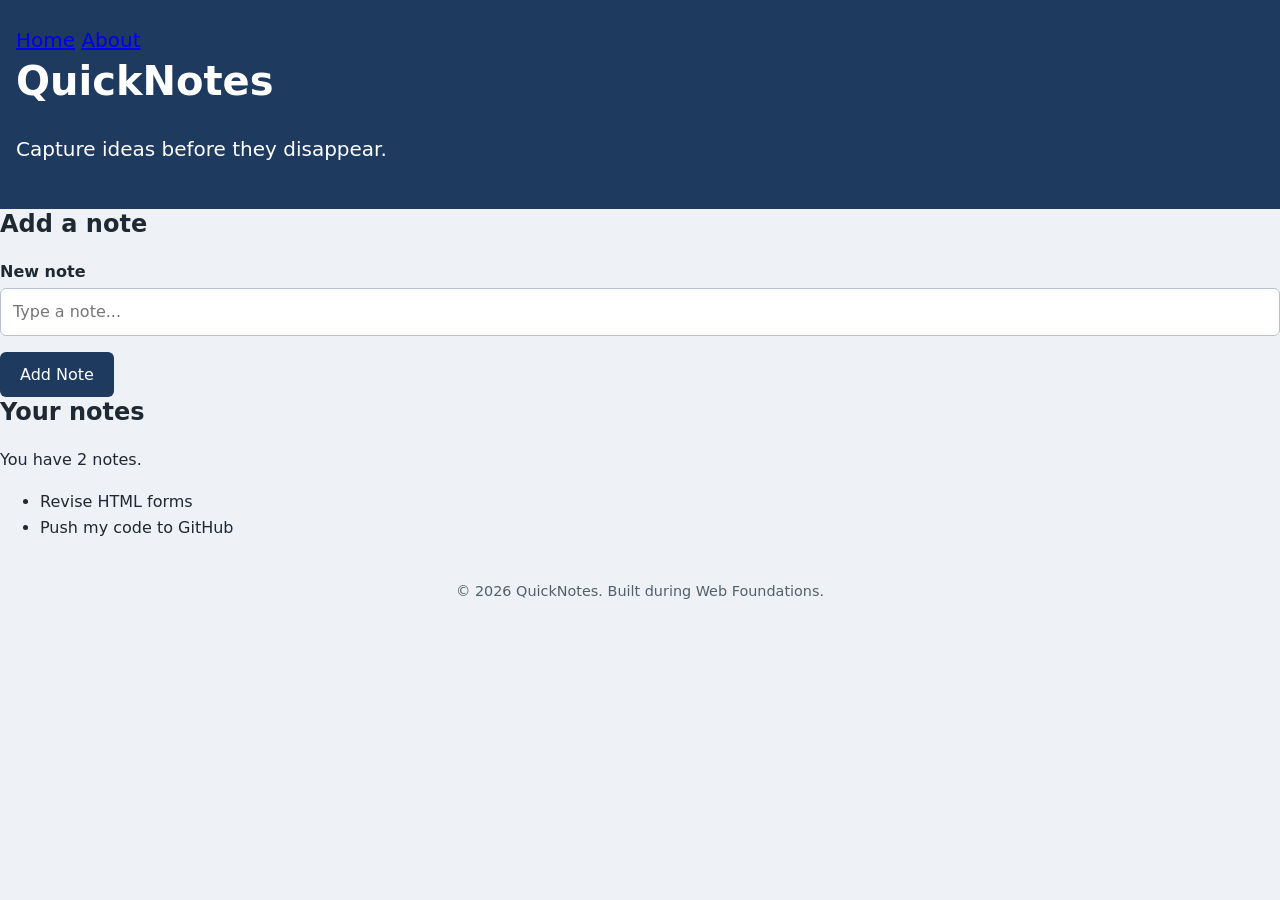
<file: index.html>
<!DOCTYPE html>
<html lang="en">
  <head>
    <meta charset="UTF-8" />
    <meta name="viewport" content="width=device-width, initial-scale=1.0" />
    <title>QuickNotes</title>
    <link rel="stylesheet" href="style.css" />
  </head>
  <body>
    <header>
        <nav>
          <a href="index.html">Home</a>
          <a href="about.html">About</a>
        </nav>
      <h1>QuickNotes</h1>
      <p>Capture ideas before they disappear.</p>
    </header>
 
    <main>
      <section>
        <h2>Add a note</h2>
        <form id="note-form">
          <label for="note-input">New note</label>
          <input type="text" id="note-input" placeholder="Type a note..." />
          <button type="submit">Add Note</button>
        </form>
      </section>
 
      <section>
        <h2>Your notes</h2>
        <p id="note-count">You have 2 notes.</p>
        <ul id="notes-list">
          <li>Revise HTML forms</li>
          <li>Push my code to GitHub</li>
        </ul>
      </section>
    </main>
 
    <footer>
      <p>&copy; 2026 QuickNotes. Built during Web Foundations.</p>
    </footer>
  </body>
</html>
</file>
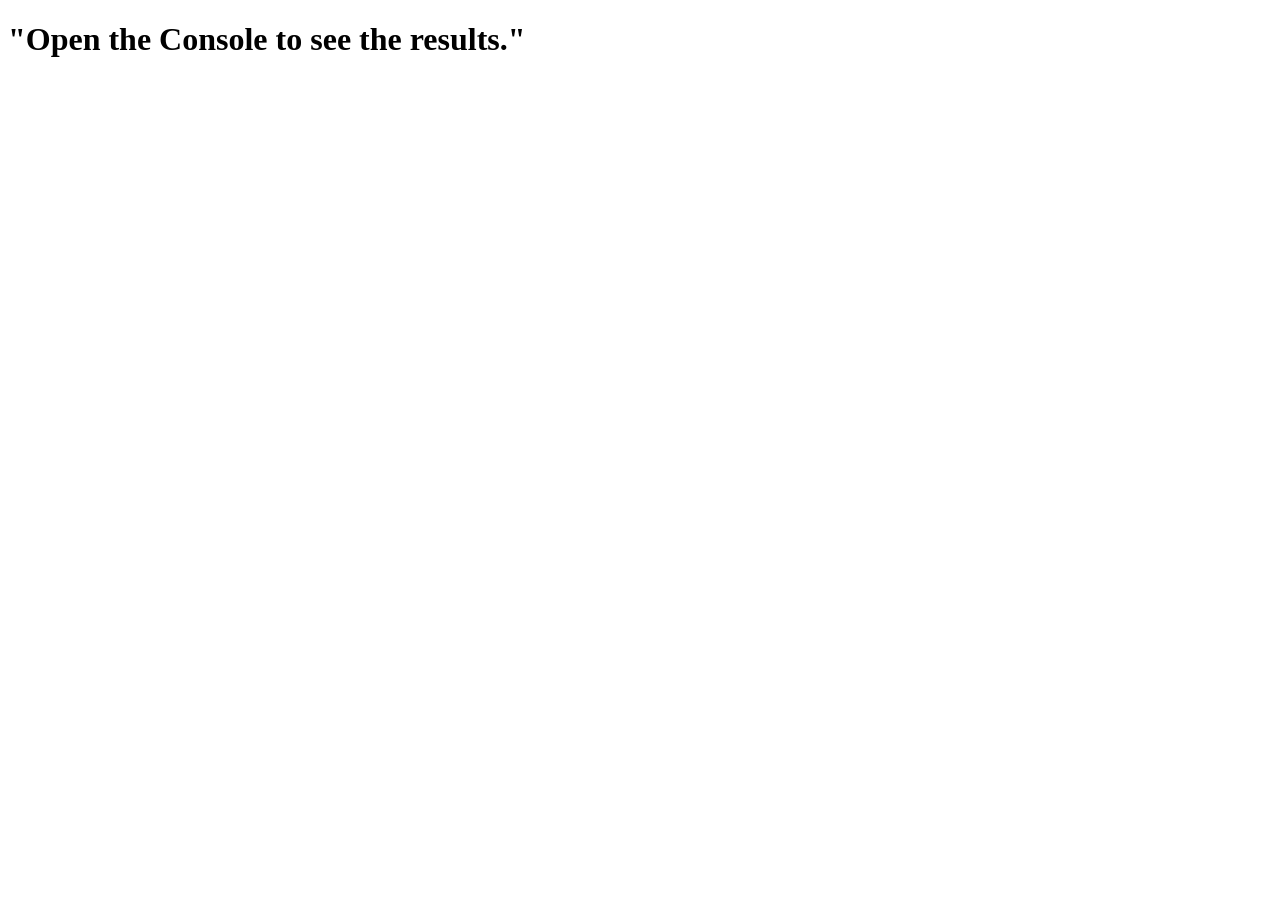
<file: day_3/index.html>
<!DOCTYPE html>
<html lang="en">
<head>
    <meta charset="UTF-8">
    <meta name="viewport" content="width=device-width, initial-scale=1.0">
    <title>Notes Toolkit</title>
    <script src="script.js"></script>
</head>
<body>
    <h1> "Open the Console to see the results."</h1>
</body>
</html>
</file>
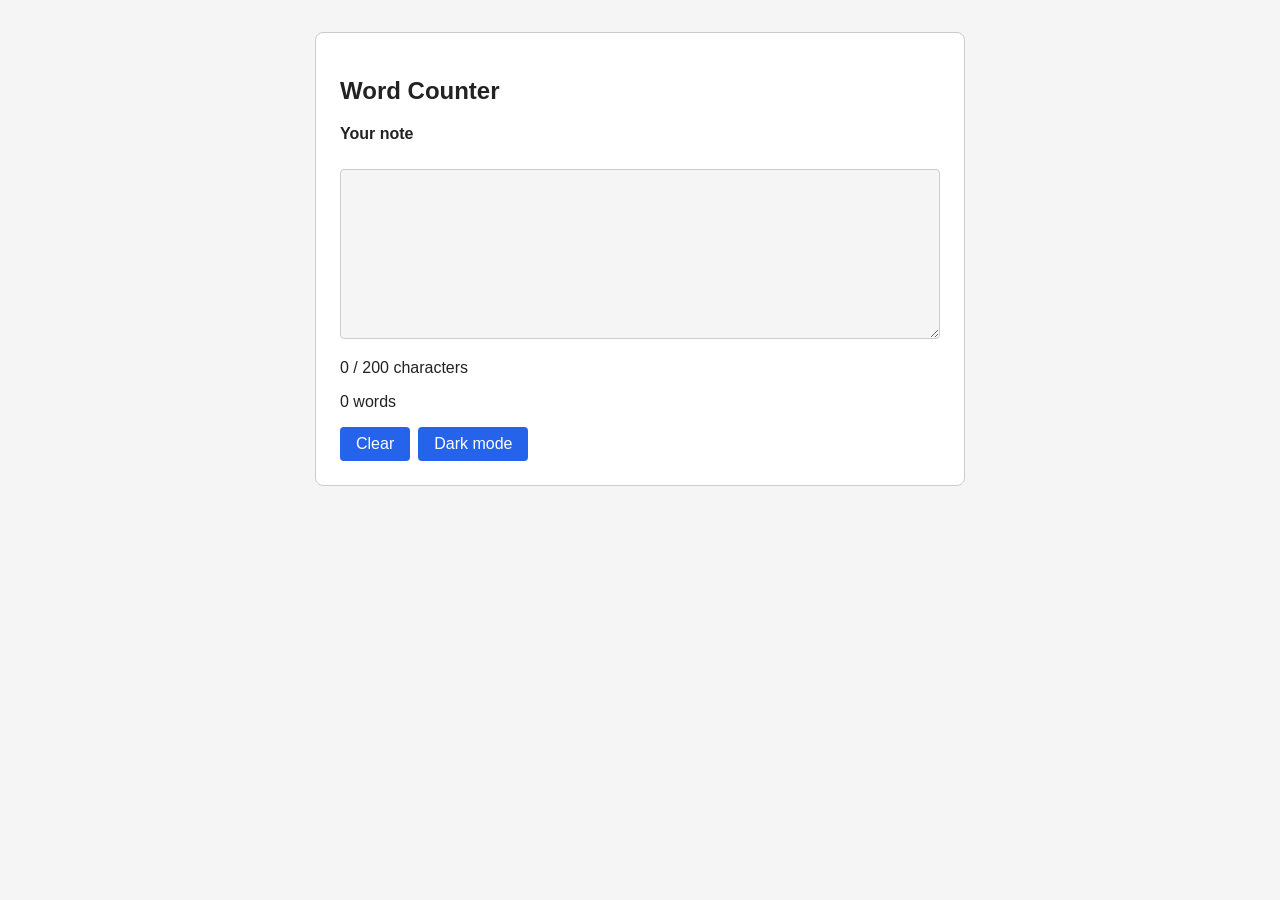
<file: day_4/index.html>
<!DOCTYPE html>
<html lang="en">
<head>
    <meta charset="UTF-8">
    <meta name="viewport" content="width=device-width, initial-scale=1.0">
    <title>Document</title>
    <link rel="stylesheet" href="style.css">
    <script src="script.js" defer></script>
</head>
<main>
<body>
    <h2>Word Counter</h2>
    <label for="note-text">Your note</label> <br>
    <textarea id = "note-text" rows="8"></textarea>
    <!-- <p id = "wordcount">0</p> -->
      <p id="char-count">0 characters</p>
    <p id="word-count">0 words</p>
    <div class="buttons">
    <button id = "clear-btn">Clear</button>
    <button id="theme-toggle">Toggle Theme</button>
</div>
</body>
</main>
</html>
</file>
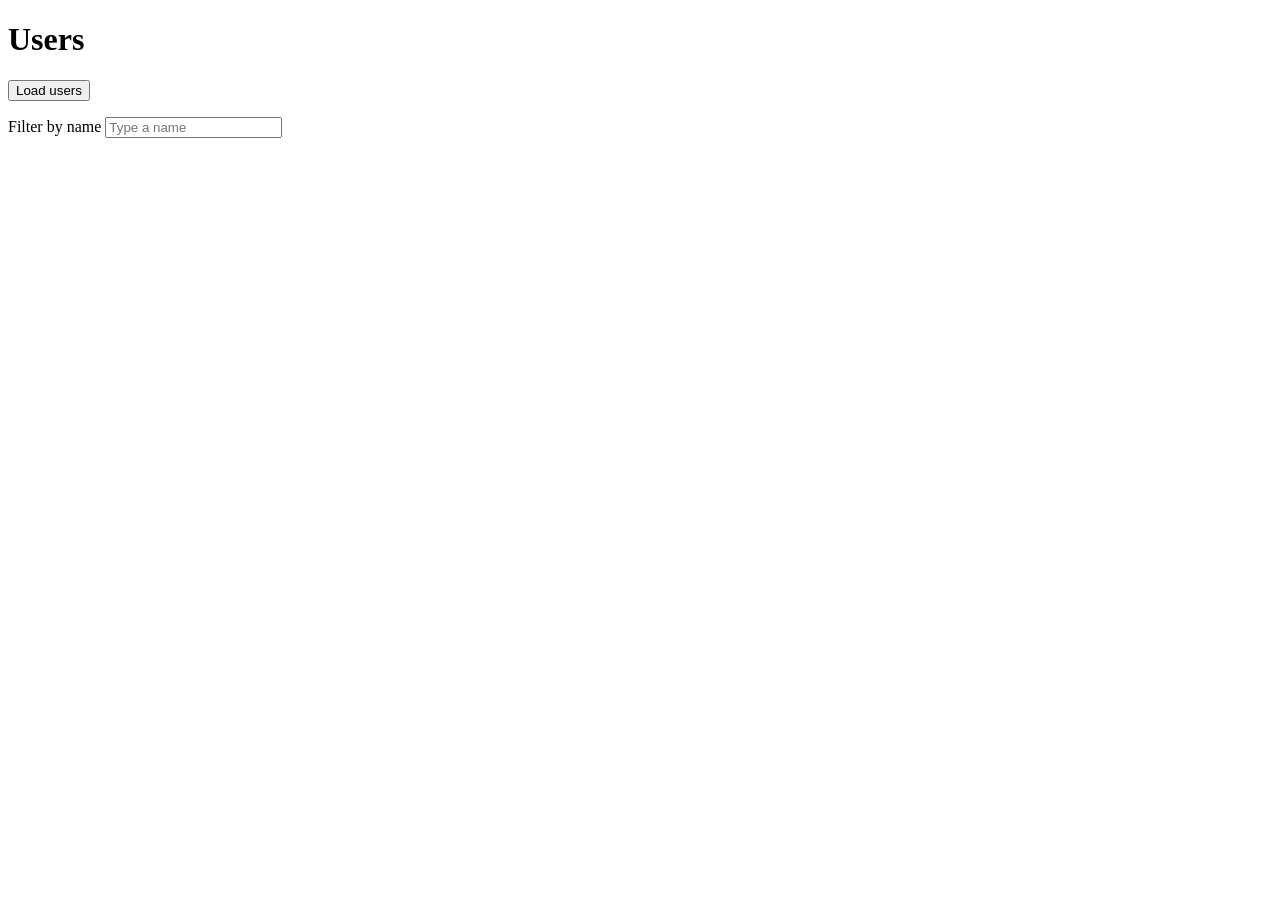
<file: day_5/index.html>
<!DOCTYPE html>
<html lang="en">
<head>
  <meta charset="UTF-8">
  <meta name="viewport" content="width=device-width, initial-scale=1.0">
  <title>Day 5 - Users</title>
  <script src="users.js" defer></script>
</head>
<body>
  <h1>Users</h1>

  <button id="load-users" type="button">Load users</button>

  <p>
    <label for="filter-input">Filter by name</label>
    <input type="text" id="filter-input" placeholder="Type a name">
  </p>

  <p id="status"></p>
  <ul id="users-list"></ul>
</body>
</html>
</file>
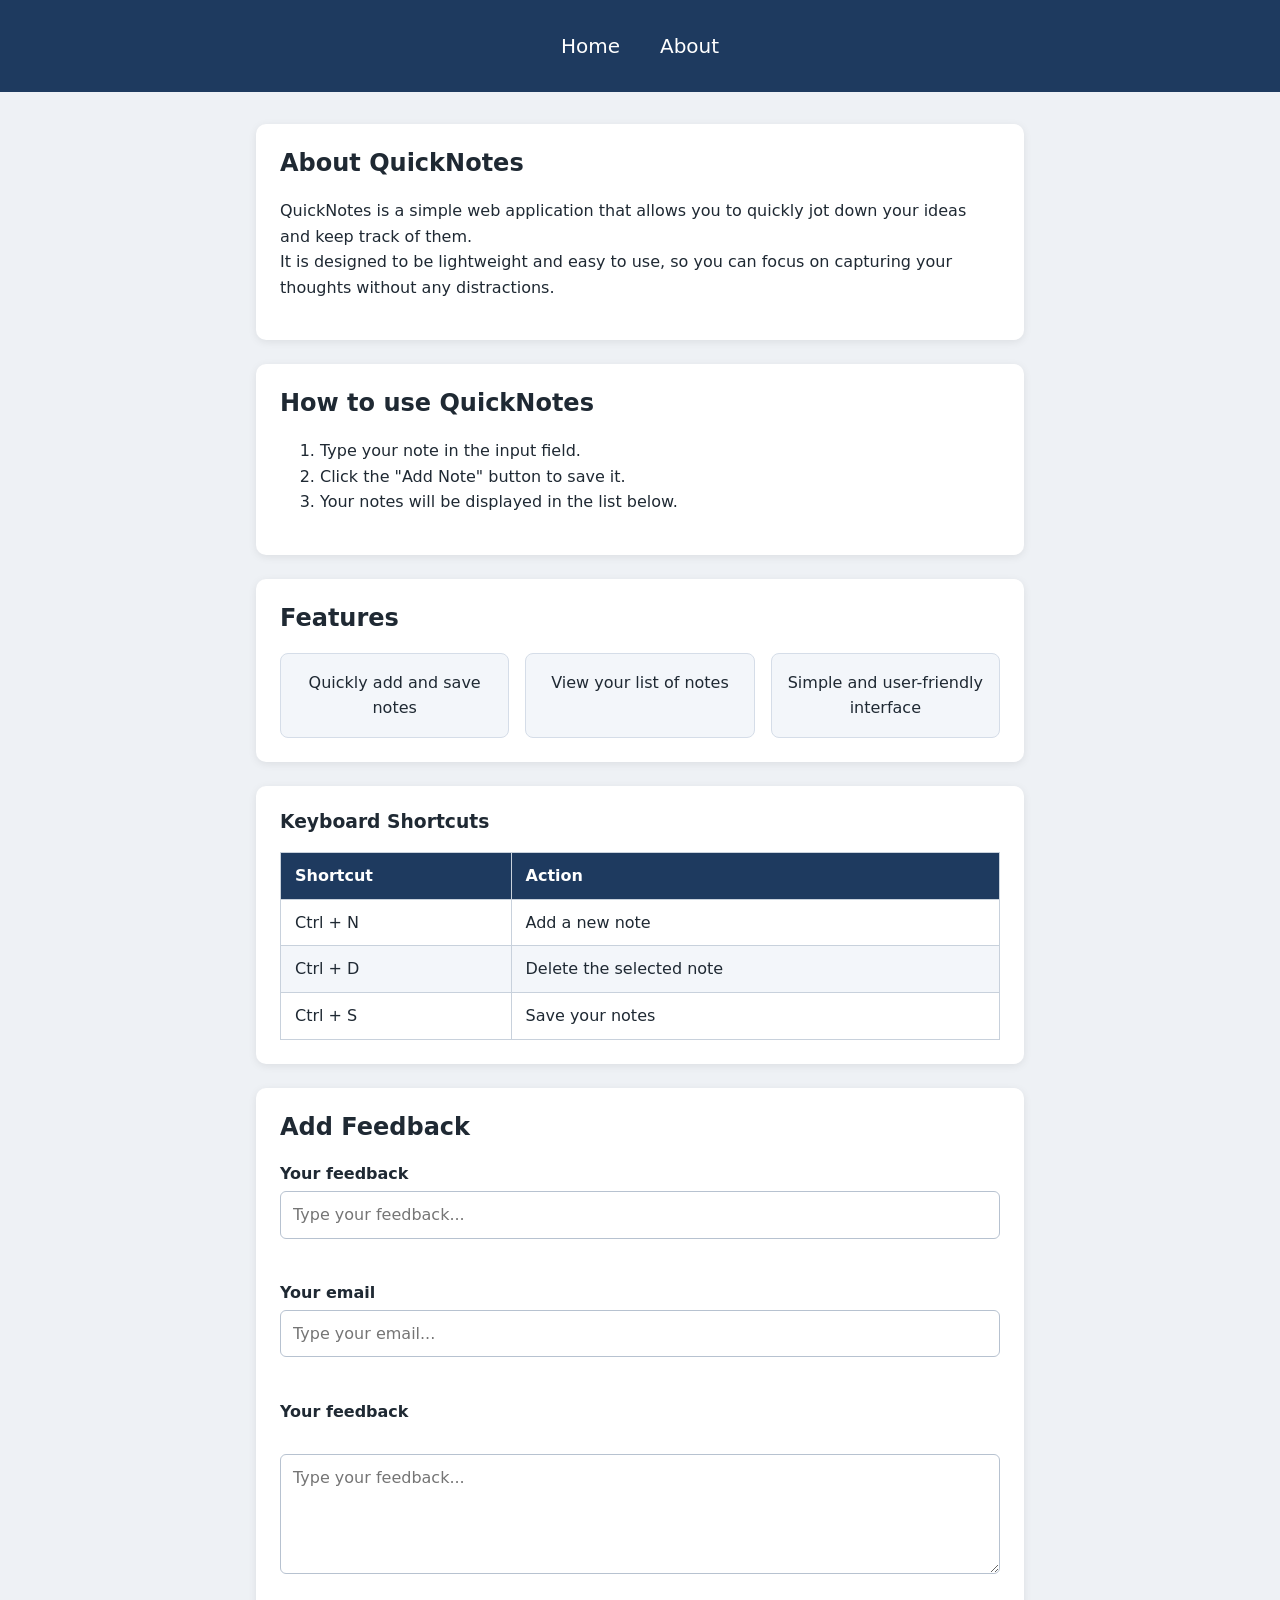
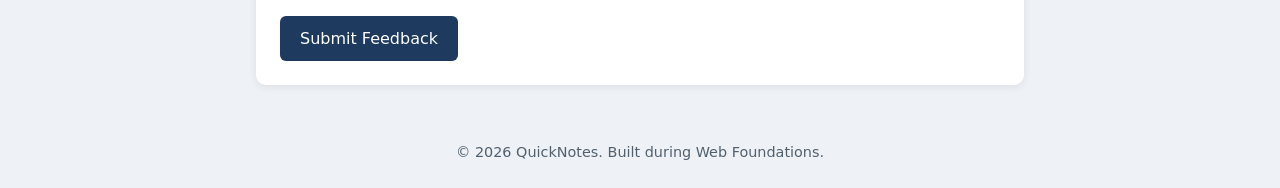
<file: about.html>
<!DOCTYPE html>
<html lang="en">
  <head>
    <meta charset="UTF-8" />
    <meta name="viewport" content="width=device-width, initial-scale=1.0" />
    <title>QuickNotes</title>
  </head>
  <body>
    <header>
        <nav class="nav" >
          <a href="index.html">Home</a>
          <a href="about.html">About</a>
        </nav>
       <link rel="stylesheet" href="style.css" />
    </header>
 
    <main class="main-content" >
      <section>
        <h1>About QuickNotes</h1>
        <p>QuickNotes is a simple web application that allows you to quickly jot down your ideas and keep track of them. 
         <br> It is designed to be lightweight and easy to use, so you can focus on capturing your thoughts without any distractions.</p>
      </section>

      <section>
        <h2>How to use QuickNotes</h2>
        <ol>
          <li>Type your note in the input field.</li>
          <li>Click the "Add Note" button to save it.</li>
          <li>Your notes will be displayed in the list below.</li>
        </ol>
        </section>

      <section >
        <h2>Features</h2>
        <ul class="features">
          <li>Quickly add and save notes</li>
          <li>View your list of notes</li>
          <li>Simple and user-friendly interface</li>
        </ul>
        </section>

        <section > 
        <h3>Keyboard Shortcuts</h3>
       <table class="table"><thead>
            <tr>
              <th>Shortcut</th>
              <th>Action</th>
            </tr>
          </thead>
          <tbody>
            <tr>
              <td>Ctrl + N</td>
              <td>Add a new note</td>
            </tr>
            <tr>
              <td>Ctrl + D</td>
              <td>Delete the selected note</td>
            </tr>
            <tr>
              <td>Ctrl + S</td>
              <td>Save your notes</td>
            </tr>
          </tbody>
        </table>
      </section>

        <section>
            <h2>Add Feedback</h2>
            <form>
                <label for="feedback-input">Your feedback</label>
                <input type="text" id="feedback-input" placeholder="Type your feedback..." required /> <br>
                <label for="email-input">Your email</label>
                <input type="email" id="email-input" placeholder="Type your email..." required /> <br>
               <label for="feedback-textarea">Your feedback</label> <br>
               <textarea id="feedback-textarea" placeholder="Type your feedback..." required></textarea> <br>
                <button type="submit">Submit Feedback</button>
            </form>
        </section>
</main>

    <footer>
      <p>&copy; 2026 QuickNotes. Built during Web Foundations.</p>
    </footer>
  </body>
</html>
</file>
<file: style.css>
/* ---------- Reset & base ---------- */
*,
*::before,
*::after {
  box-sizing: border-box;
}

body {
  margin: 0;
  font-family: system-ui, -apple-system, "Segoe UI", Roboto, Arial, sans-serif;
  line-height: 1.6;
  color: #1f2933;
  background: #eef1f5;
}

h1,
h2,
h3 {
  line-height: 1.25;
  margin-top: 0;
}

/* ---------- Header & navigation ---------- */
header {
  background: #1e3a5f;
  color: #ffffff;
  padding: 24px 16px;
  font-size: 1.25rem;
}

.nav {
  display: flex;
  justify-content: center;
  align-items: center;
  gap: 16px;
}

.nav a {
  color: #ffffff;
  text-decoration: none;
  padding: 6px 12px;
  border-radius: 6px;
  transition: background-color 0.2s ease, color 0.2s ease;
}

.nav a:hover,
.nav a:focus-visible {
  background: #ffffff;
  color: #1e3a5f;
}

/* ---------- Main content & section cards ---------- */
.main-content {
  max-width: 800px;
  margin: 32px auto;
  padding: 0 16px;
}

.main-content section {
  background: #ffffff;
  padding: 24px;
  margin-bottom: 24px;
  border-radius: 10px;
  box-shadow: 0 2px 8px rgba(0, 0, 0, 0.08);
}

/* ---------- Features: responsive grid of cards ---------- */
.features {
  list-style: none;
  margin: 0;
  padding: 0;
  display: grid;
  grid-template-columns: repeat(auto-fit, minmax(180px, 1fr));
  gap: 16px;
}

.features li {
  background: #f3f6fa;
  border: 1px solid #d5dde8;
  border-radius: 8px;
  padding: 16px;
  text-align: center;
}

/* ---------- Shortcuts table ---------- */
.table {
  width: 100%;
  border-collapse: collapse;
}

.table th,
.table td {
  border: 1px solid #c8d1dc;
  padding: 10px 14px;
  text-align: left;
}

.table thead th {
  background: #1e3a5f;
  color: #ffffff;
}

.table tbody tr:nth-child(even) {
  background: #f3f6fa;
}

/* ---------- Feedback form ---------- */
form label {
  display: block;
  font-weight: 600;
  margin-bottom: 4px;
}

form input,
form textarea {
  display: block;
  width: 100%;
  padding: 10px 12px;
  margin-bottom: 16px;
  font: inherit;
  border: 1px solid #b7c2d0;
  border-radius: 6px;
}

form input:focus,
form textarea:focus {
  outline: 2px solid #3b7dd8;
  outline-offset: 1px;
  border-color: #3b7dd8;
}

form textarea {
  min-height: 120px;
  resize: vertical;
}

/* ---------- Buttons ---------- */
button {
  font: inherit;
  padding: 10px 20px;
  color: #ffffff;
  background: #1e3a5f;
  border: none;
  border-radius: 6px;
  cursor: pointer;
  transition: background-color 0.2s ease, transform 0.2s ease;
}

button:hover {
  background: #3b7dd8;
  transform: translateY(-1px);
}

/* ---------- Footer ---------- */
footer {
  text-align: center;
  padding: 24px 16px;
  color: #52606d;
  font-size: 0.9rem;
}

footer p {
  margin: 0;
}

/* ---------- Small screens ---------- */
@media (max-width: 600px) {
  header {
    font-size: 1rem;
    padding: 12px 8px;
  }

  .main-content {
    margin: 16px auto;
  }

  .main-content section {
    padding: 16px;
  }
}
</file>
<file: day_4/style.css>
:root {
  --bg: #f5f5f5;
  --text: #222222;
  --card: #ffffff;
  --border: #cccccc;
  --accent: #2563eb;
  --warning: #e67e00;
  --over: #d62828;
}

body.dark {
  --bg: #121212;
  --text: #eeeeee;
  --card: #1e1e1e;
  --border: #444444;
  --accent: #60a5fa;
  --warning: #ffa733;
  --over: #ff6b6b;
}

body {
  margin: 0;
  font-family: Arial, sans-serif;
  background: var(--bg);
  color: var(--text);
}

main {
  max-width: 600px;
  margin: 2rem auto;
  padding: 1.5rem;
  background: var(--card);
  border: 1px solid var(--border);
  border-radius: 8px;
}

label {
  display: block;
  margin-bottom: 0.5rem;
  font-weight: bold;
}

textarea {
  width: 100%;
  box-sizing: border-box;
  padding: 0.75rem;
  font: inherit;
  color: var(--text);
  background: var(--bg);
  border: 1px solid var(--border);
  border-radius: 4px;
}

.buttons {
  display: flex;
  gap: 0.5rem;
}

button {
  padding: 0.5rem 1rem;
  font: inherit;
  color: #ffffff;
  background: var(--accent);
  border: none;
  border-radius: 4px;
  cursor: pointer;
}

.warning {
  color: var(--warning);
}

.over {
  color: var(--over);
  font-weight: bold;
}
</file>
